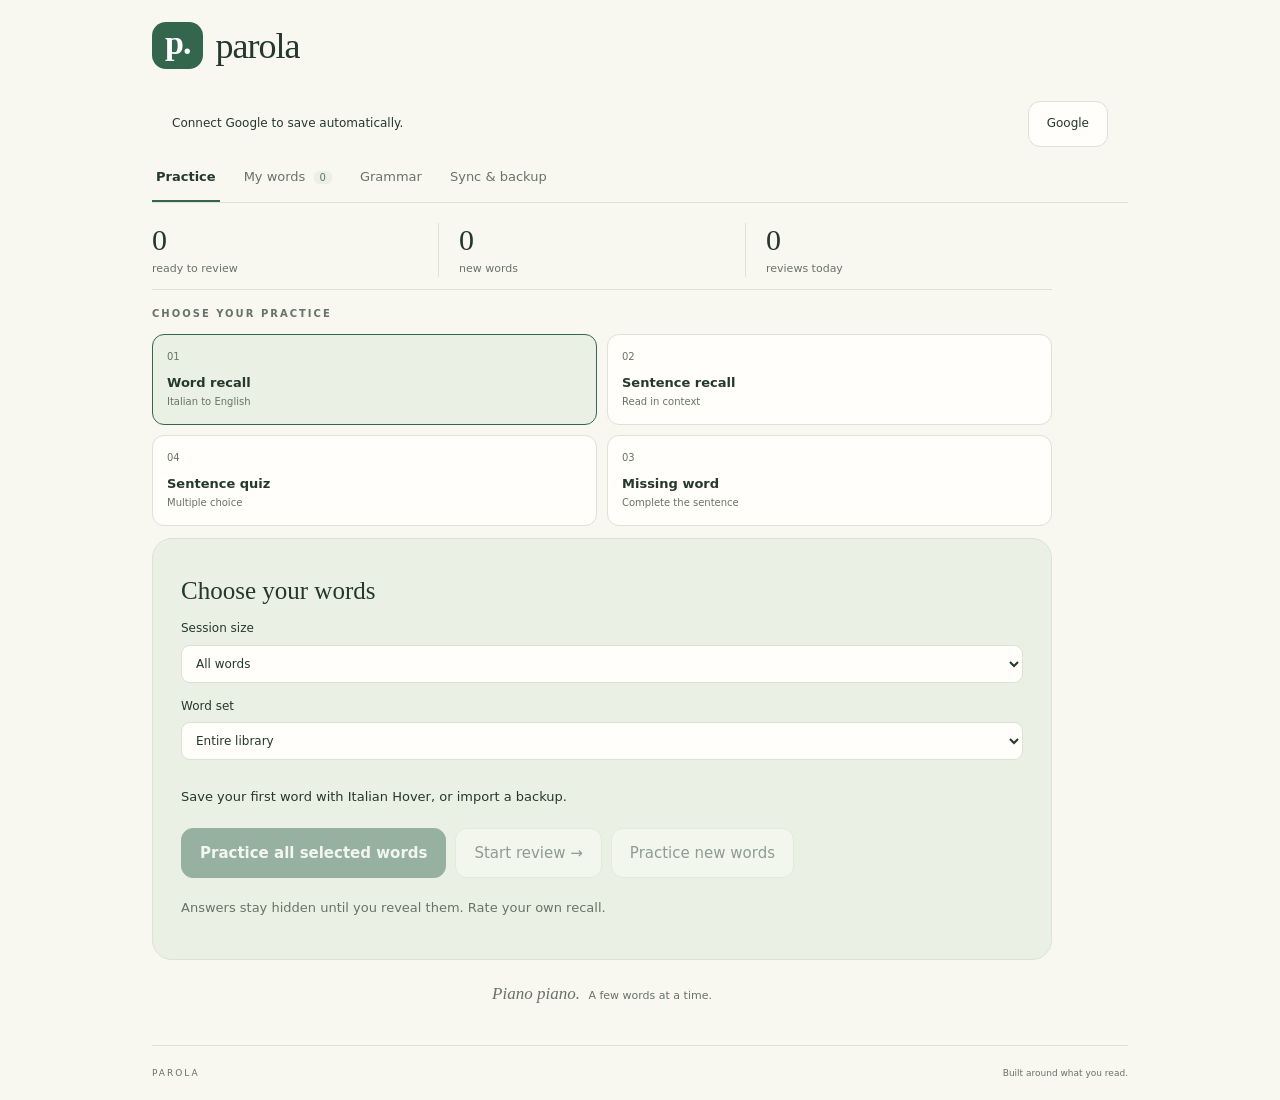
<file: index.html>
<!doctype html>
<html lang="en"><head><meta charset="utf-8"><meta name="viewport" content="width=device-width,initial-scale=1,viewport-fit=cover"><meta name="theme-color" content="#eef2e9"><meta name="apple-mobile-web-app-capable" content="yes"><meta name="apple-mobile-web-app-status-bar-style" content="default"><meta name="description" content="Practice Italian words collected from your reading."><link rel="icon" type="image/png" sizes="192x192" href="icons/192.png"><link rel="manifest" href="manifest.webmanifest"><link rel="apple-touch-icon" href="icons/192.png"><link rel="stylesheet" href="style.css?v=20"><title>Parola — Italian practice</title></head>
<body><main class="shell"><header><a class="brand" href="#today" aria-label="Parola home"><span class="mark">p.</span><span>parola</span></a><span id="connection" class="pill">Local mode</span></header><div class="google-save-status" style="display:flex;align-items:center;justify-content:space-between;gap:12px;padding:8px 20px;font-size:12px"><span data-google-status role="status">Connect Google to save automatically.</span><button type="button" data-drive="connect">Google</button></div>
<nav aria-label="Main"><button data-tab="today" class="active">Practice</button><button data-tab="library">My words <span id="wordCount">0</span></button><button data-tab="grammar">Grammar</button><button data-tab="settings">Sync &amp; backup</button></nav>
<p id="notice" role="status" aria-live="polite"></p>
<section id="today" class="view"><section id="study" class="panel" hidden aria-label="Flashcard"><div class="card-top"><span id="cardPosition" class="eyebrow"></span><button id="endSession" class="quiet">End session</button></div><p id="cardInstruction" class="muted"></p><div id="question" class="question" lang="it"></div><p id="context" class="context" lang="it"></p><input id="clozeInput" placeholder="Try the missing word" autocomplete="off" autocapitalize="none" spellcheck="false" aria-label="Your missing word" hidden><div id="quizChoices" class="quiz-choices"></div><p id="quizFeedback" role="status"></p><button id="quizNext" class="primary" hidden>Next (Space)</button><button id="reveal" class="primary">Reveal answer</button><div id="answerPanel" hidden><div class="answer-label">ANSWER</div><div id="answer" class="answer"></div><p id="answerContext"></p><p id="sentenceEnglish" lang="en" role="status" hidden></p><button id="retrySentence" class="secondary" hidden>Retry sentence translation</button><div class="ratings"><button data-rating="again">Again<small>10 minutes</small></button><button data-rating="hard">Hard<small>More practice</small></button><button data-rating="good">Good<small>Remembered</small></button><button data-rating="easy">Easy<small>Very familiar</small></button></div></div></section>

<div class="stats"><div><strong id="dueCount">0</strong><span>ready to review</span></div><div><strong id="newCount">0</strong><span>new words</span></div><div><strong id="reviewCount">0</strong><span>reviews today</span></div></div>
<div class="mode-label">CHOOSE YOUR PRACTICE</div><div class="modes" role="group" aria-label="Practice type"><button data-mode="word" class="active">01 <strong>Word recall</strong><small>Italian to English</small></button><button data-mode="sentence">02 <strong>Sentence recall</strong><small>Read in context</small></button><button data-mode="choice">04 <strong>Sentence quiz</strong><small>Multiple choice</small></button><button data-mode="cloze">03 <strong>Missing word</strong><small>Complete the sentence</small></button></div>
<div id="startPanel" class="panel start"><h2>Choose your words</h2><label>Session size<select id="sessionSize"><option value="all">All words</option><option value="10">10</option><option value="20">20</option><option value="50">50</option></select></label><label>Word set<select id="wordSet"><option value="all">Entire library</option><option value="custom">Choose words</option></select></label><div id="wordPicker" hidden><input id="pickSearch" type="search" placeholder="Find words or sentences"><div class="actions"><button id="pickAll">Select all shown</button><button id="pickNone">Clear selection</button></div><p id="pickCount"></p><div id="pickList"></div></div><p id="readyText">Save your first word with Italian Hover, or import a backup.</p><div class="actions"><button id="startAll" class="primary">Practice all selected words</button><button id="startReview" class="secondary">Start review <span aria-hidden="true">&#8594;</span></button><button id="startNew" class="secondary">Practice new words</button></div><p class="muted">Answers stay hidden until you reveal them. Rate your own recall.</p></div>
<div class="footnote"><span lang="it">Piano piano.</span> A few words at a time.</div></section>
<section id="library" class="view" hidden><div class="library-tools"><input type="search" id="search" placeholder="Search words, translations or sentences" aria-label="Search vocabulary"><label class="check"><input id="showDeleted" type="checkbox"> Include deleted</label><button id="addManual" class="secondary">Add a word</button><button id="bulkOpen" class="secondary">Bulk paste</button></div><section id="bulkPanel" class="panel" hidden aria-label="Bulk vocabulary import"><h2>Paste a word list</h2><p class="muted">One entry per line: Italian | English meaning | Italian sentence | English sentence. The last field is optional. Use the exact Italian word or phrase in its sentence. Up to 1,000 entries per paste.</p><label for="bulkText">Word list</label><textarea id="bulkText" rows="10" maxlength="2000000" spellcheck="false" autocapitalize="none" placeholder="magari | maybe / if only | Magari possiamo partire domani. | Maybe we can leave tomorrow."></textarea><p class="muted">Preview first, then import valid entries. Duplicates and previously deleted entries are skipped. No translations are requested during import.</p><div class="actions"><button id="bulkPreview" class="secondary">Preview list</button><button id="bulkImport" class="primary" disabled>Import valid entries</button></div><p id="bulkStatus" role="status" aria-live="polite"></p><div id="bulkResults" aria-label="Import preview"></div></section><p id="librarySummary" class="muted"></p><div id="entries"></div></section>
<section id="grammar" class="view" hidden><div class="grammar-intro"><p class="eyebrow">ITALIAN VERB FORMS</p><h1>Grammar, in context.</h1><p class="lede">A compact reference, then practice recognizing forms in sentences. Link saved forms to an infinitive so “messo” and “mettiamoci” can belong to “mettere.”</p></div><div id="grammarContent"></div></section>
<section id="settings" class="view" hidden><div class="panel"><h2>Private Google Drive sync</h2><p>Sync after saving on your computer, then sync on your phone. Words, edits and review progress travel together.</p><p id="syncSetup" class="muted"></p><label id="clientLabel">Web OAuth client ID<input id="clientId" placeholder="Public client ID ending in .apps.googleusercontent.com" autocomplete="off"></label><button id="saveClient" class="secondary">Save client ID</button><div class="actions"><button id="connect" class="primary">Connect Google Drive</button><button id="sync" class="secondary">Sync now</button><button id="disconnect" class="quiet">Disconnect</button></div><p id="syncStatus" role="status">Not connected. Local saves and study work without sync.</p><p id="lastSync" class="muted"></p><p class="muted">Use the same Google account and Cloud project on both devices. No full-Drive access. Reconnect when authorization expires. Connection requires internet.</p><label class="check"><input id="accountConsent" type="checkbox"> I am using my intended Google account. Merge this device's words into it.</label></div>
<div class="panel"><h2>Transfer a backup</h2><p>Export or import a portable backup. Google saving runs automatically while connected.</p><div class="actions"><button id="export" class="secondary">Export JSON</button><label class="file-button">Import JSON<input id="import" type="file" accept="application/json,.json"></label></div><p class="muted">Import merges entries and review history; it does not replace your library. Backups include source links and deleted-entry history. Store them privately.</p></div>
<div class="panel"><h2>Offline &amp; installation</h2><p id="offlineInfo">Open this app online once to prepare offline study. In Safari, tap Share, then Add to Home Screen. Browser data can be cleared by iOS; keep backups.</p><p id="storageInfo" class="muted"></p><button id="persist" class="quiet">Request persistent local storage</button><p class="muted">New translations require internet. Missing translations stay blank and can be edited. Public app hosting never includes your private word list.</p><a href="privacy.html">Privacy &amp; sync details</a></div></section>
<footer>PAROLA <span>Built around what you read.</span></footer></main>
<dialog id="editor"><form id="editForm"><div class="card-top"><h2 id="editorTitle">Edit word</h2><button type="button" id="closeEditor" class="quiet">Close</button></div><p id="conflictInfo" class="muted"></p><div id="variants"></div><label>Italian word<input id="editWord" required maxlength="100"></label><label>English meaning<input id="editTranslation" maxlength="6000"></label><label>Original Italian sentence<textarea id="editSentence" required maxlength="700" rows="3"></textarea></label><label>English sentence<textarea id="editSentenceTranslation" maxlength="6000" rows="3"></textarea></label><label>Saved occurrence (character offset, optional)<input id="editOccurrence" type="number" min="-1" step="1"></label><p class="muted">If the word appears more than once, its saved offset selects the original occurrence. After editing, set the correct offset or use -1 to allow a unique match.</p><p id="editError" role="alert"></p><button class="primary" type="submit">Save entry</button></form></dialog>
<script src="shared/core.js?v=16"></script><script src="shared/store.js?v=8"></script><script src="shared/drive.js"></script><script src="config.js"></script><script src="shared/sync-core.js?v=6"></script><script src="shared/google-account.js?v=6"></script><script src="shared/drive-sync.js?v=7"></script><script src="shared/bulk.js?v=18"></script><script src="app.js?v=21"></script></body></html>
</file>
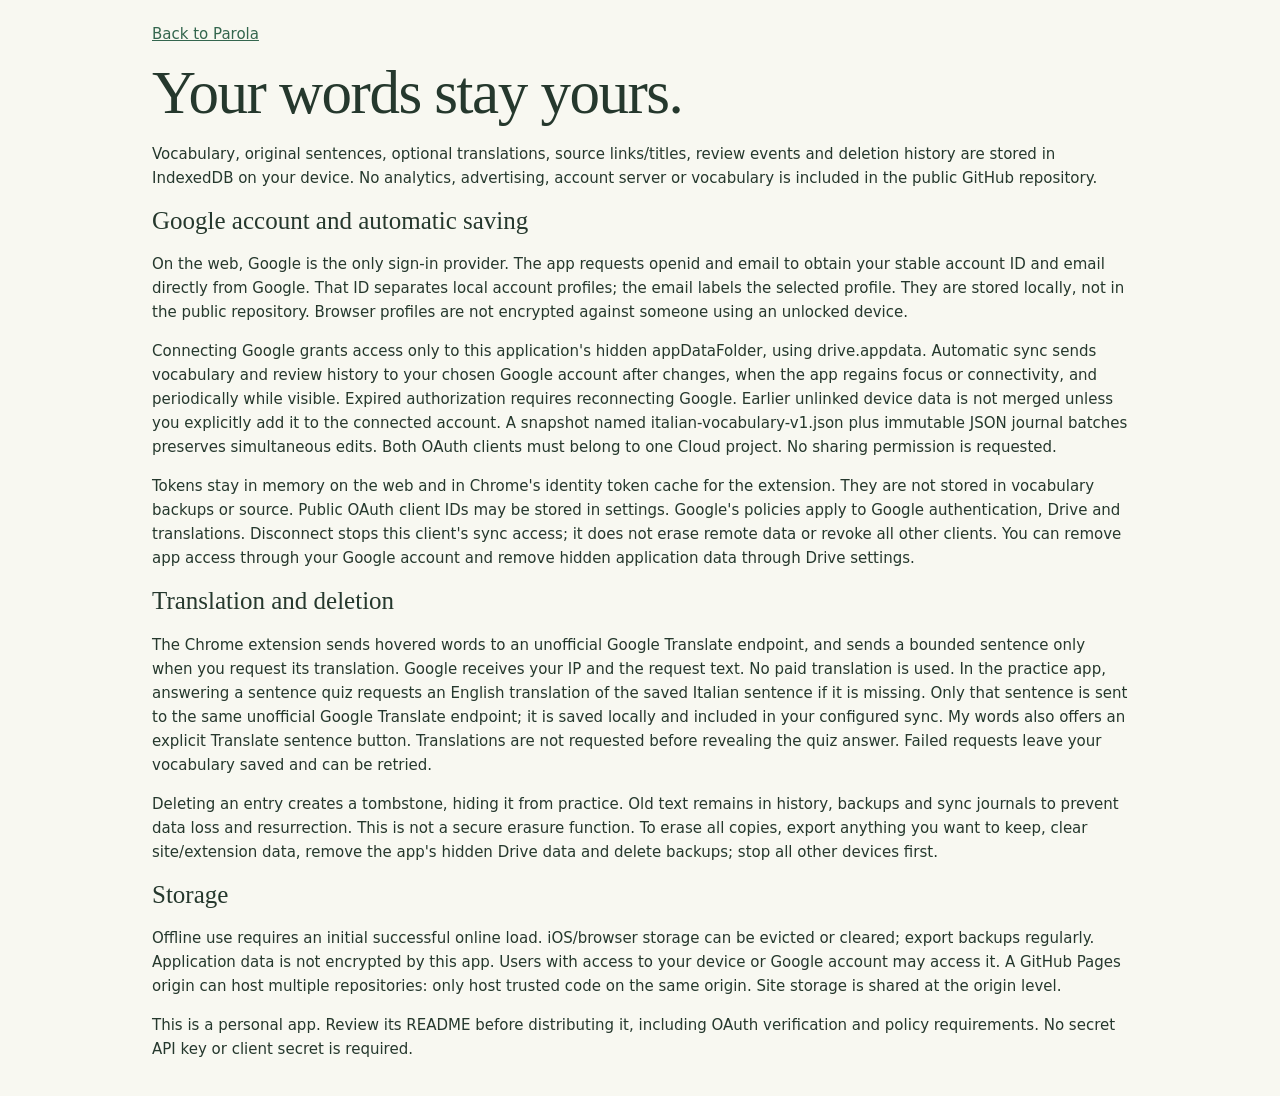
<file: privacy.html>
<!doctype html><html lang="en"><meta charset="utf-8"><meta name="viewport" content="width=device-width,initial-scale=1"><title>Parola privacy</title><link rel="stylesheet" href="style.css"><main class="shell"><a href="./">Back to Parola</a><h1>Your words stay yours.</h1><p>Vocabulary, original sentences, optional translations, source links/titles, review events and deletion history are stored in IndexedDB on your device. No analytics, advertising, account server or vocabulary is included in the public GitHub repository.</p><h2>Google account and automatic saving</h2><p>On the web, Google is the only sign-in provider. The app requests openid and email to obtain your stable account ID and email directly from Google. That ID separates local account profiles; the email labels the selected profile. They are stored locally, not in the public repository. Browser profiles are not encrypted against someone using an unlocked device.</p><p>Connecting Google grants access only to this application's hidden appDataFolder, using drive.appdata. Automatic sync sends vocabulary and review history to your chosen Google account after changes, when the app regains focus or connectivity, and periodically while visible. Expired authorization requires reconnecting Google. Earlier unlinked device data is not merged unless you explicitly add it to the connected account. A snapshot named italian-vocabulary-v1.json plus immutable JSON journal batches preserves simultaneous edits. Both OAuth clients must belong to one Cloud project. No sharing permission is requested.</p><p>Tokens stay in memory on the web and in Chrome's identity token cache for the extension. They are not stored in vocabulary backups or source. Public OAuth client IDs may be stored in settings. Google's policies apply to Google authentication, Drive and translations. Disconnect stops this client's sync access; it does not erase remote data or revoke all other clients. You can remove app access through your Google account and remove hidden application data through Drive settings.</p><h2>Translation and deletion</h2><p>The Chrome extension sends hovered words to an unofficial Google Translate endpoint, and sends a bounded sentence only when you request its translation. Google receives your IP and the request text. No paid translation is used. In the practice app, answering a sentence quiz requests an English translation of the saved Italian sentence if it is missing. Only that sentence is sent to the same unofficial Google Translate endpoint; it is saved locally and included in your configured sync. My words also offers an explicit Translate sentence button. Translations are not requested before revealing the quiz answer. Failed requests leave your vocabulary saved and can be retried.</p><p>Deleting an entry creates a tombstone, hiding it from practice. Old text remains in history, backups and sync journals to prevent data loss and resurrection. This is not a secure erasure function. To erase all copies, export anything you want to keep, clear site/extension data, remove the app's hidden Drive data and delete backups; stop all other devices first.</p><h2>Storage</h2><p>Offline use requires an initial successful online load. iOS/browser storage can be evicted or cleared; export backups regularly. Application data is not encrypted by this app. Users with access to your device or Google account may access it. A GitHub Pages origin can host multiple repositories: only host trusted code on the same origin. Site storage is shared at the origin level.</p><p>This is a personal app. Review its README before distributing it, including OAuth verification and policy requirements. No secret API key or client secret is required.</p></main></html>
</file>
<file: style.css>
:root{color-scheme:light;--bg:#f8f8f1;--surface:#fffefa;--ink:#25382d;--muted:#687367;--accent:#34664e;--border:#dce2d5;--soft:#eaf0e4;font-family:system-ui,-apple-system,BlinkMacSystemFont,"Segoe UI",sans-serif;font-size:15px}*{box-sizing:border-box}body{margin:0;background:var(--bg);color:var(--ink);line-height:1.6}button,input,textarea{font:inherit}button,a,input,label{ -webkit-tap-highlight-color:transparent}button{cursor:pointer;border:1px solid var(--border);background:var(--surface);color:var(--ink);border-radius:12px;padding:12px 18px;min-height:46px}button:disabled{opacity:.45;cursor:default}a{color:var(--accent)}button:focus-visible,a:focus-visible,input:focus-visible,textarea:focus-visible{outline:3px solid #82ad8b;outline-offset:3px}.shell{max-width:1040px;margin:auto;padding:calc(22px + env(safe-area-inset-top)) 32px calc(20px + env(safe-area-inset-bottom))}header{display:flex;align-items:center;justify-content:space-between;padding:0 0 24px}.brand{display:flex;align-items:center;gap:12px;text-decoration:none;color:var(--ink);font:36px Georgia,serif;letter-spacing:-1px}.brand small{display:block;font:9px system-ui;letter-spacing:2px;margin-top:4px}.mark{background:var(--accent);color:white;border-radius:14px;font:bold 34px Georgia;padding:2px 13px 7px}.pill{font-size:11px;padding:5px 10px;border:1px solid var(--border);border-radius:30px;color:var(--muted)}nav{display:flex;border-bottom:1px solid var(--border);gap:20px}nav button{border:0;background:transparent;border-radius:0;padding:12px 4px;border-bottom:2px solid transparent;color:var(--muted);font-size:13px}nav button.active{color:var(--ink);border-bottom-color:var(--accent);font-weight:650}nav span{background:var(--soft);padding:1px 6px;border-radius:5px;font-size:10px;margin-left:4px}.view{padding-top:38px;max-width:900px}.eyebrow,.mode-label{font-size:10px;letter-spacing:2px;font-weight:700;color:var(--muted)}h1{font:normal clamp(38px,5vw,61px)/1.08 Georgia,serif;letter-spacing:-1.5px;margin:14px 0 16px}h2{font:normal 25px/1.3 Georgia,serif;margin:8px 0 12px}.lede{color:var(--muted);font-size:15px;margin-bottom:28px}.stats{display:flex;gap:0;margin:25px 0 32px;border-block:1px solid var(--border);padding:20px 0}.stats>div{flex:1;padding:0 20px;border-right:1px solid var(--border)}.stats>div:first-child{padding-left:0}.stats>div:last-child{border:0}.stats strong{display:block;font:30px Georgia}.stats span{display:block;font-size:11px;color:var(--muted);margin-top:3px}.modes{display:grid;grid-template-columns:repeat(3,1fr);gap:10px;margin:12px 0 22px}.modes button{text-align:left;font-size:10px;color:var(--muted);padding:14px}.modes button.active{border-color:var(--accent);background:var(--soft)}.modes strong{display:block;color:var(--ink);font-size:13px;margin-top:8px}.modes small{font-size:10px}.panel{border:1px solid var(--border);background:var(--surface);border-radius:20px;padding:28px;margin:20px 0}.start{background:var(--soft)}.start p{font-size:13px;max-width:570px}.actions{display:flex;flex-wrap:wrap;gap:9px;align-items:center;margin:20px 0}.primary{background:var(--accent);color:#fff;border-color:var(--accent);font-weight:600}.primary span{padding-left:30px}.secondary,.file-button{background:var(--surface)}.quiet{background:transparent;border-color:transparent;padding:8px 10px;font-size:12px}.muted{color:var(--muted);font-size:12px}.footnote{text-align:center;color:var(--muted);font-size:11px;margin:24px 0}.footnote span{font:italic 17px Georgia;margin-right:5px}.card-top{display:flex;justify-content:space-between;align-items:center}.question{font:32px/1.5 Georgia;margin:26px 0;overflow-wrap:anywhere}.context{color:var(--muted);font-size:15px}.answer-label{font-size:10px;letter-spacing:2px;color:var(--muted);border-top:1px solid var(--border);padding-top:20px;margin-top:20px}.answer{font:25px/1.5 Georgia;margin:8px 0}.ratings{display:grid;grid-template-columns:repeat(4,1fr);gap:7px}.ratings button{padding:10px 5px;font-size:12px}.ratings small{display:block;font-size:9px;color:var(--muted)}input:not([type=checkbox]):not([type=file]),textarea{display:block;width:100%;border:1px solid var(--border);background:var(--surface);color:var(--ink);border-radius:9px;padding:12px;margin:7px 0 14px;min-height:46px;font-size:16px}label{display:block;font-size:12px}.check{display:flex;align-items:flex-start;gap:8px;font-size:12px;margin:14px 0}.check input{margin-top:4px;flex-shrink:0}.library-tools{display:flex;flex-wrap:wrap;align-items:center;gap:12px}.library-tools input[type=search]{flex-basis:100%}.entry{border:1px solid var(--border);border-radius:16px;background:var(--surface);padding:20px;margin-bottom:12px;overflow-wrap:anywhere}.entry h2{font-size:25px;margin:0}.entry .meaning{font-size:13px;color:var(--accent);font-weight:600}.entry .it{font:19px/1.5 Georgia}.entry .en{font-size:13px;color:var(--muted)}.entry .source{font-size:11px;color:var(--muted)}.entry .actions{margin:12px 0 0}.entry button{padding:7px 12px;font-size:12px;min-height:40px}.warning{padding:10px;border-radius:10px;background:#f5e9d3;color:#79510e;font-size:12px}.file-button{border:1px solid var(--border);border-radius:12px;padding:12px 18px;cursor:pointer}.file-button input{display:none}#notice{font-size:13px;color:var(--accent);margin:12px 0;min-height:0}#notice:empty{display:none}footer{display:flex;justify-content:space-between;border-top:1px solid var(--border);padding-top:20px;margin-top:40px;font-size:9px;letter-spacing:2px;color:var(--muted)}footer span{letter-spacing:0}dialog{border:1px solid var(--border);background:var(--surface);color:var(--ink);border-radius:18px;width:min(580px,calc(100vw - 24px));max-height:90dvh;padding:24px}dialog::backdrop{background:#14251d99}#editError{color:#a52626}#variants button{width:100%;text-align:left;white-space:pre-wrap;margin:5px 0}#clozeInput{max-width:380px}#answerContext{font-size:13px;color:var(--muted)}[hidden]{display:none!important}@media(max-width:600px){.shell{padding-inline:20px}header{padding-bottom:18px}.brand{font-size:31px}.brand small{font-size:8px;letter-spacing:1.5px}.mark{font-size:28px}.view{padding-top:28px}nav{gap:18px;justify-content:space-between}nav button{font-size:12px}.modes{gap:6px}.modes button{padding:12px 9px}.modes strong{font-size:12px}.modes small{font-size:9px}.panel{padding:20px;border-radius:16px}.stats>div{padding-inline:12px}.stats span{font-size:10px}.actions>button{flex-grow:1}.question{font-size:27px}.ratings{grid-template-columns:repeat(2,1fr)}footer{font-size:8px}}@media(prefers-color-scheme:dark){:root{color-scheme:dark;--bg:#18221d;--surface:#202d25;--ink:#edf2e8;--muted:#afbdad;--accent:#83b296;--border:#3b4b3f;--soft:#293b2f}.primary{background:#426d52;color:#fff;border-color:#426d52}.mark{background:#426d52}.warning{background:#4c3c24;color:#f4d99c}}


select{font:inherit;padding:10px;width:100%;margin:6px 0 14px;background:var(--surface);color:var(--ink);border:1px solid var(--border);border-radius:9px}.modes{grid-template-columns:repeat(2,1fr)}#pickList{max-height:260px;overflow:auto}.quiz-choices{display:grid;grid-template-columns:repeat(2,minmax(0,1fr));gap:10px}.quiz-choices button{overflow-wrap:anywhere}.quiz-correct{background:#d9f0dc;color:#164620;border-color:#42894b}.quiz-incorrect{background:#f8deda;color:#70251b;border-color:#b24a40}#quizNext{position:sticky;bottom:12px;z-index:2}#quizFeedback{font-weight:600}

#today.reviewing>:not(#study){display:none!important}#today.reviewing{padding-top:12px}#today.reviewing #study{margin-top:0;scroll-margin-top:12px}

#cardInstruction:empty{display:none}@media(max-width:600px){#study.rating-visible{padding-bottom:calc(112px + env(safe-area-inset-bottom))}#study.rating-visible .ratings{position:fixed;inset:auto 0 0;z-index:100;grid-template-columns:repeat(4,minmax(0,1fr));gap:6px;padding:10px max(10px,env(safe-area-inset-right)) calc(10px + env(safe-area-inset-bottom)) max(10px,env(safe-area-inset-left));background:var(--surface);border-top:1px solid var(--border);box-shadow:0 -4px 16px #0002}#study.rating-visible .ratings button{min-height:52px;padding:8px 3px}#study.rating-visible .ratings small{font-size:9px}}

/* Keep a single divider above the practice counts. */
.stats{border-top:0}

#today.view{padding-top:8px}#today>.stats{margin:0 0 16px;padding:12px 0}#today>.modes{margin-bottom:12px}#today>#startPanel{margin-top:12px}

#settings.view{padding-top:8px}#settings.view>.panel:first-child{margin-top:0}#settings.view>.google-drive-panel:first-child{margin-top:0}

#bulkResults{max-height:360px;overflow:auto}.bulk-row{padding:12px 0;border-top:1px solid var(--border);overflow-wrap:anywhere}.bulk-row>span{display:block;font-size:12px;color:var(--muted)}.bulk-row p{margin:4px 0;font-size:13px}#bulkText{font-size:15px}


#library.view{padding-top:8px}

/* Grammar reference and sentence practice */
.grammar-intro h1{margin-top:6px}.grammar-panel{margin-top:16px}.grammar-grid{display:grid;grid-template-columns:repeat(2,minmax(0,1fr));gap:10px;margin-top:18px}.grammar-card,.infinitive-group{border:1px solid var(--border);border-radius:14px;padding:15px;background:var(--bg)}.grammar-card h3,.infinitive-group h3{font:normal 19px Georgia;margin:0 0 7px}.grammar-card p{margin:6px 0}.grammar-it{font:18px/1.5 Georgia;margin:12px 0 4px}.grammar-en{color:var(--muted);font-size:13px;margin:4px 0}.grammar-question{border-left:3px solid var(--accent);padding:4px 0 4px 15px;margin:18px 0}.grammar-highlight{background:#e5efdc;color:var(--ink);padding:1px 3px;border-radius:4px;font:inherit}.grammar-choices{display:grid;grid-template-columns:repeat(2,minmax(0,1fr));gap:8px}.grammar-choices button{text-align:left;font-size:13px;padding:10px 12px}.grammar-right{border-color:var(--accent);background:var(--soft)}.grammar-feedback{font-weight:650;color:var(--accent)}.infinitive-groups{display:grid;grid-template-columns:repeat(2,minmax(0,1fr));gap:8px;margin-top:18px}.infinitive-group p{margin:5px 0;font-size:13px}#grammarContent select{width:100%;font:inherit;padding:12px;margin:7px 0 14px;background:var(--surface);color:var(--ink);border:1px solid var(--border);border-radius:9px}
@media(max-width:600px){.grammar-grid,.infinitive-groups,.grammar-choices{grid-template-columns:1fr}.grammar-card{padding:14px}.grammar-panel{padding:18px}}
</file>
